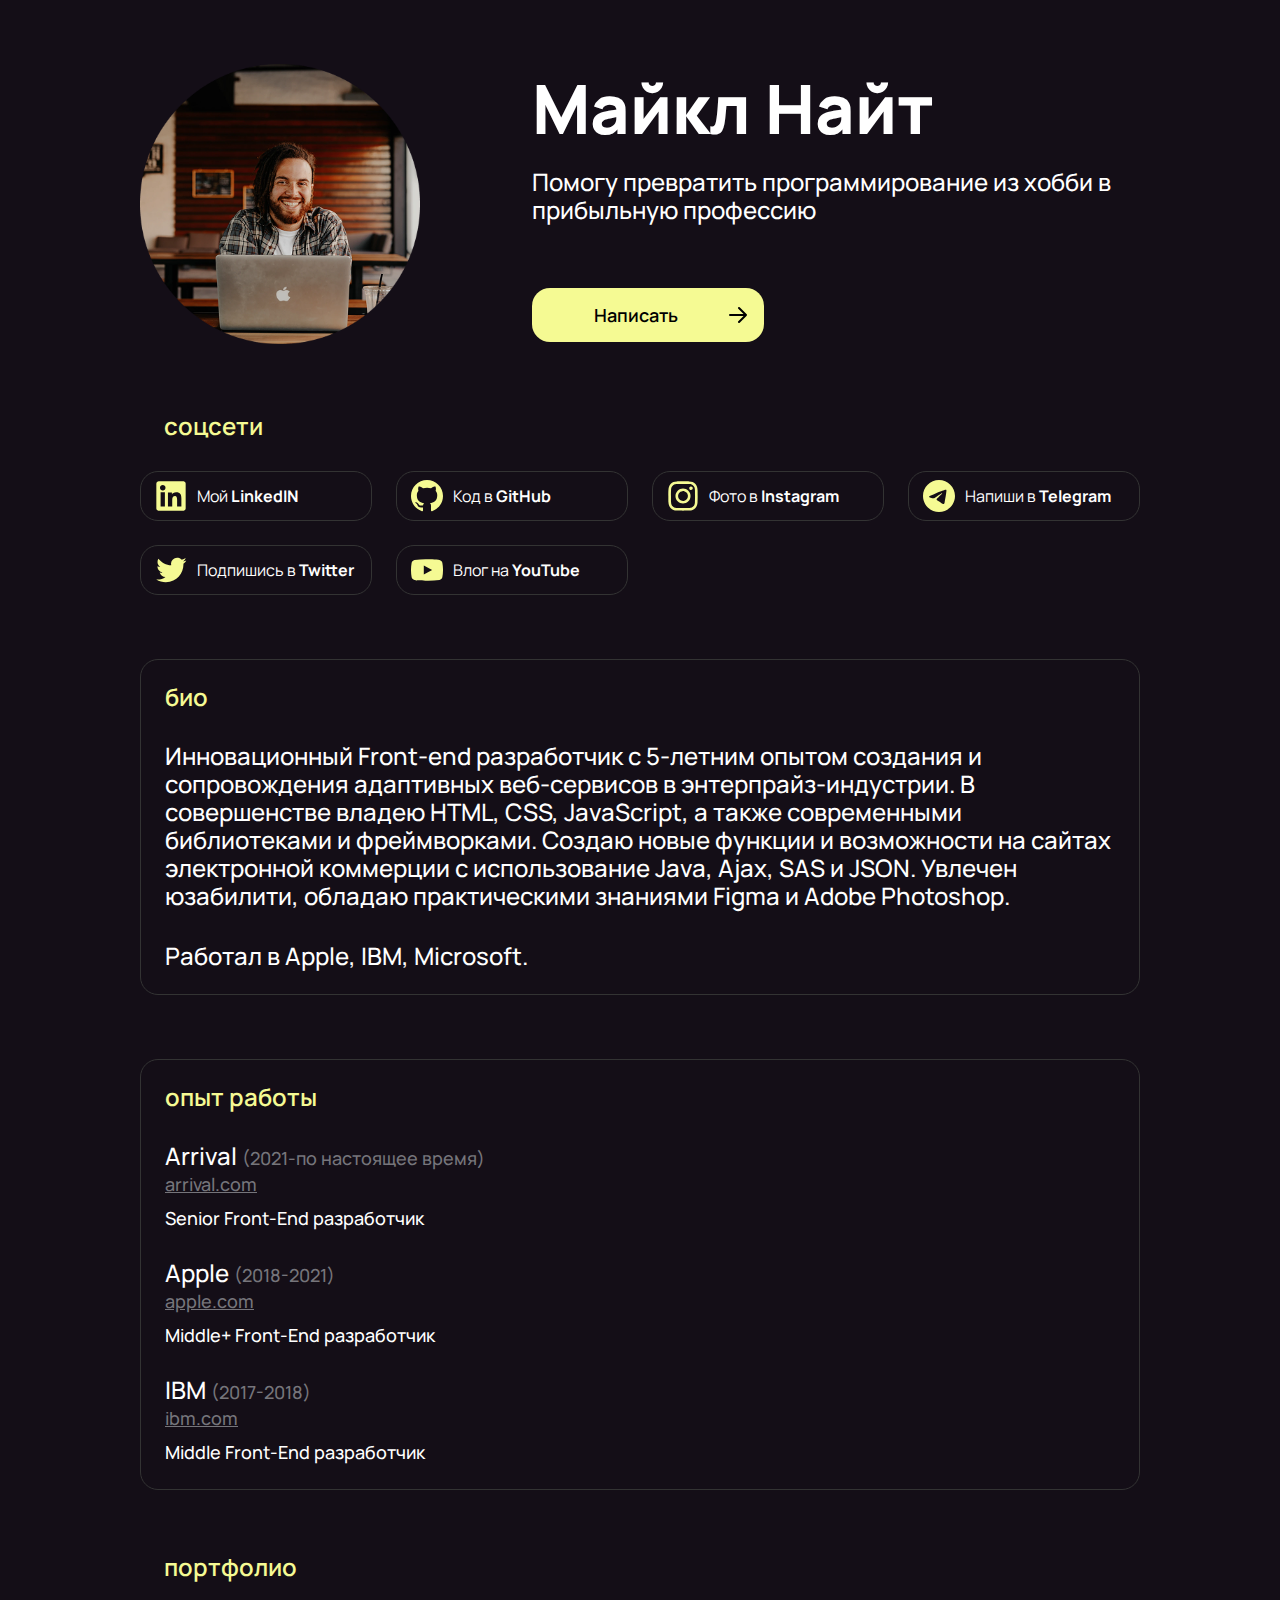
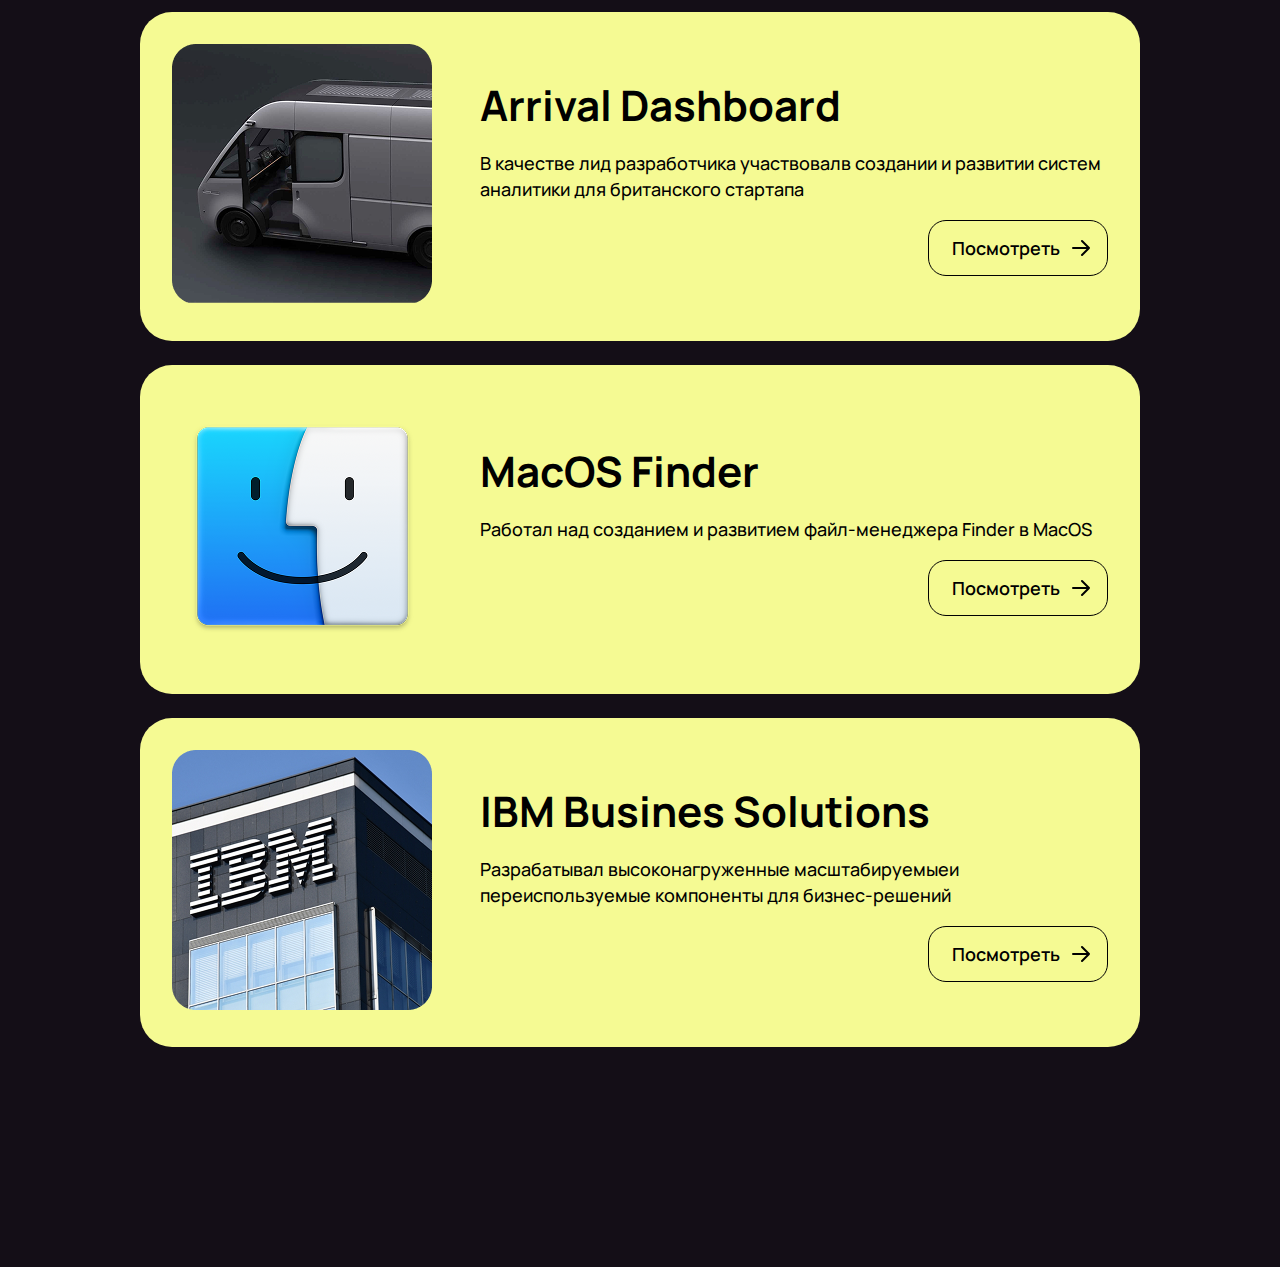
<file: index.html>
<!doctype html>
<html lang="ru">
<head>
    <meta charset="UTF-8">
    <meta name="viewport"
          content="width=device-width, user-scalable=no, initial-scale=1.0, maximum-scale=1.0, minimum-scale=1.0">
    <meta http-equiv="X-UA-Compatible" content="ie=edge">
    <link rel="stylesheet" href="styles.css" type="text/css"/>
    <link rel="preconnect" href="https://fonts.googleapis.com">
    <link rel="preconnect" href="https://fonts.gstatic.com" crossorigin>
    <link href="https://fonts.googleapis.com/css2?family=Manrope:wght@500..800&display=swap" rel="stylesheet">
    <title>My profile</title>
</head>
<body>
<main>
    <section>
        <div class="container">
            <div class="about-me">
                <div class="photo">
                    <img src="images/Avatar.png" alt="My photo" class="my-photo">
                </div>
                <div class="short-description">
                    <h1 class="my-name">Майкл Найт</h1>
                    <p class="description">Помогу превратить программирование из хобби в прибыльную профессию</p>
                    <a href="" class="write-action">
                        <span class="write-text">Написать</span>
                        <img src="icons/Vector.svg" alt="Arrow" class="write-icon">
                    </a>
                </div>
            </div>
        </div>
    </section>
    <section class="mt-64">
        <div class="container">
            <div class="socials">
                <h3 class="social-title">соцсети</h3>
                <div class="social-links">
                    <a href="" class="social-link main-border">
                        <img
                            src="icons/LinkedIN.svg"
                            alt="LinkedIN"
                            class="social-icon"
                        />
                        <span class="social-name">
                            <span class="hidden-480"> Мой </span>
                            <span class="bold">LinkedIN</span>
                        </span>
                    </a>
                    <a href="" class="social-link main-border">
                        <img
                            src="icons/GitHub.svg"
                            alt="Github"
                            class="social-icon"
                        />
                        <span class="social-name">
                            <span class="hidden-480">Код в</span>
                            <span class="bold">GitHub</span>
                        </span>
                    </a>
                    <a href="" class="social-link main-border">
                        <img
                            src="icons/Instagram.svg"
                            alt="Instagram"
                            class="social-icon"
                        />
                        <span class="social-name">
                            <span class="hidden-480">Фото в </span>
                            <span class="bold">Instagram</span>
                        </span>
                    </a>
                    <a href="" class="social-link main-border">
                        <img
                            src="icons/Telegram.svg"
                            alt="Telegram"
                            class="social-icon"
                        />
                        <span class="social-name">
                            <span class="hidden-480">Напиши в </span>
                            <span class="bold">Telegram</span>
                        </span>
                    </a>
                    <a href="" class="social-link main-border">
                        <img
                            src="icons/Twitter.svg"
                            alt="Twitter"
                            class="social-icon"
                        />
                        <span class="social-name">
                            <span class="hidden-480">Подпишись в </span>
                            <span class="bold">Twitter</span>
                        </span>
                    </a>
                    <a href="" class="social-link main-border">
                        <img
                            src="icons/Youtube.svg"
                            alt="Youtube"
                            class="social-icon"
                        />
                        <span class="social-name">
                            <span class="hidden-480">Влог на </span>
                            <span class="bold">YouTube</span>
                        </span>
                    </a>
                </div>
            </div>
        </div>
    </section>
    <section class="mt-64">
        <div class="container">
            <div class="bio main-border">
                <h3>био</h3>
                <p>
                    Инновационный Front-end разработчик с 5-летним опытом создания и сопровождения адаптивных
                    веб-сервисов в
                    энтерпрайз-индустрии. В совершенстве владею HTML, CSS, JavaScript, а также современными библиотеками
                    и
                    фреймворками. Создаю новые функции и возможности на сайтах электронной коммерции с использование
                    Java,
                    Ajax, SAS и JSON. Увлечен юзабилити, обладаю практическими знаниями Figma и Adobe Photoshop.
                </p>
                <p> Работал в Apple, IBM, Microsoft.</p>
            </div>
        </div>
    </section>
    <section class="mt-64">
        <div class="container">
            <div class="work-experience main-border">
                <h3>опыт работы</h3>
                <div class="job-list">
                    <div class="job">
                        <div class="company">
                            <span>Arrival</span>
                            <span class="period">(2021-по настоящее время)</span>
                        </div>
                        <div class="company-link">
                            <a href="arrival.com">arrival.com</a>
                        </div>
                        <div class="position">Senior Front-End разработчик</div>
                    </div>
                    <div class="job">
                        <div class="company">
                            <span>Apple</span>
                            <span class="period">(2018-2021)</span>
                        </div>
                        <div class="company-link">
                            <a href="apple.com">apple.com</a>
                        </div>
                        <div class="position">Middle+ Front-End разработчик</div>
                    </div>
                    <div class="job">
                        <div class="company">
                            <span>IBM</span>
                            <span class="period">(2017-2018)</span>
                        </div>
                        <div class="company-link">
                            <a href="ibm.com">ibm.com</a>
                        </div>
                        <div class="position">Middle Front-End разработчик</div>
                    </div>
                </div>
            </div>
        </div>
    </section>
    <section class="mt-64">
        <div class="container">
            <div class="portfolio">
                <h3 class="portfolio-title">портфолио</h3>
                <div class="items">
                    <div class="item">
                        <div class="project-photo">
                            <img src="images/ArrivalDashboard.png" alt="ArrivalDashboard">
                        </div>
                        <div class="project">
                            <h2 class="project-name">Arrival Dashboard</h2>
                            <p class="project-description">
                                В качестве лид разработчика участвовалв создании и развитии систем аналитики для
                                британского
                                стартапа
                            </p>
                            <div class="show-project">
                                <a href="" class="show-project">
                                    <span class="show-text">Посмотреть</span>
                                    <img src="icons/Vector.svg" alt="Arrow" class="show-icon">
                                </a>
                            </div>
                        </div>
                    </div>
                    <div class="item">
                        <div class="project-photo">
                            <img src="images/MacOS.png" alt="MacOS">
                        </div>
                        <div class="project">
                            <h2 class="project-name">MacOS Finder</h2>
                            <p class="project-description">
                                Работал над созданием и развитием файл-менеджера Finder в MacOS
                            </p>
                            <div class="show-project">
                                <a href="" class="show-project">
                                    <span class="show-text">Посмотреть</span>
                                    <img src="icons/Vector.svg" alt="Arrow" class="show-icon">
                                </a>
                            </div>
                        </div>
                    </div>
                    <div class="item">
                        <div class="project-photo">
                            <img src="images/IBM.png" alt="IBM">
                        </div>
                        <div class="project">
                            <h2 class="project-name">IBM Busines Solutions</h2>
                            <p class="project-description">
                                Разрабатывал высоконагруженные масштабируемыеи переиспользуемые компоненты для
                                бизнес-решений
                            </p>
                            <div class="show-project">
                                <a href="" class="show-project">
                                    <span class="show-text">Посмотреть</span>
                                    <img src="icons/Vector.svg" alt="Arrow" class="show-icon">
                                </a>
                            </div>
                        </div>
                    </div>
                </div>
            </div>
        </div>
    </section>
</main>
</body>
</html>
</file>
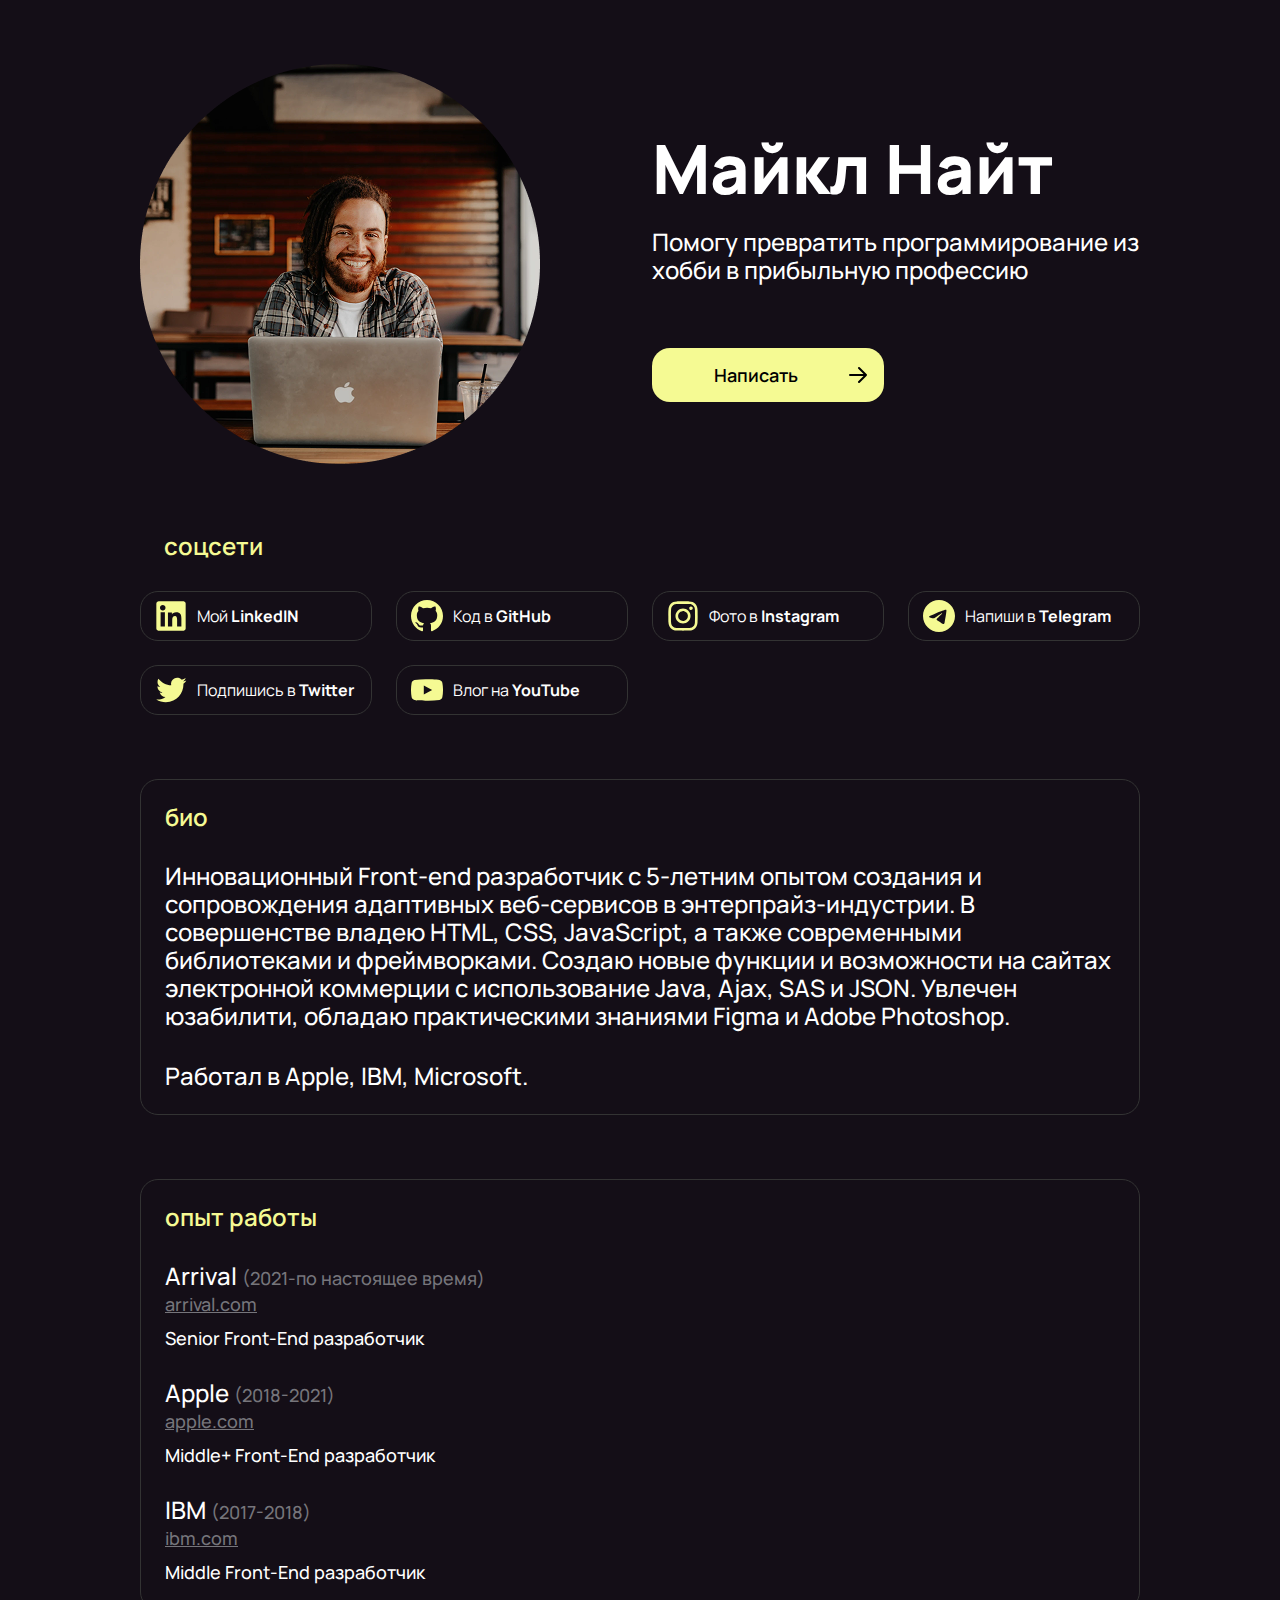
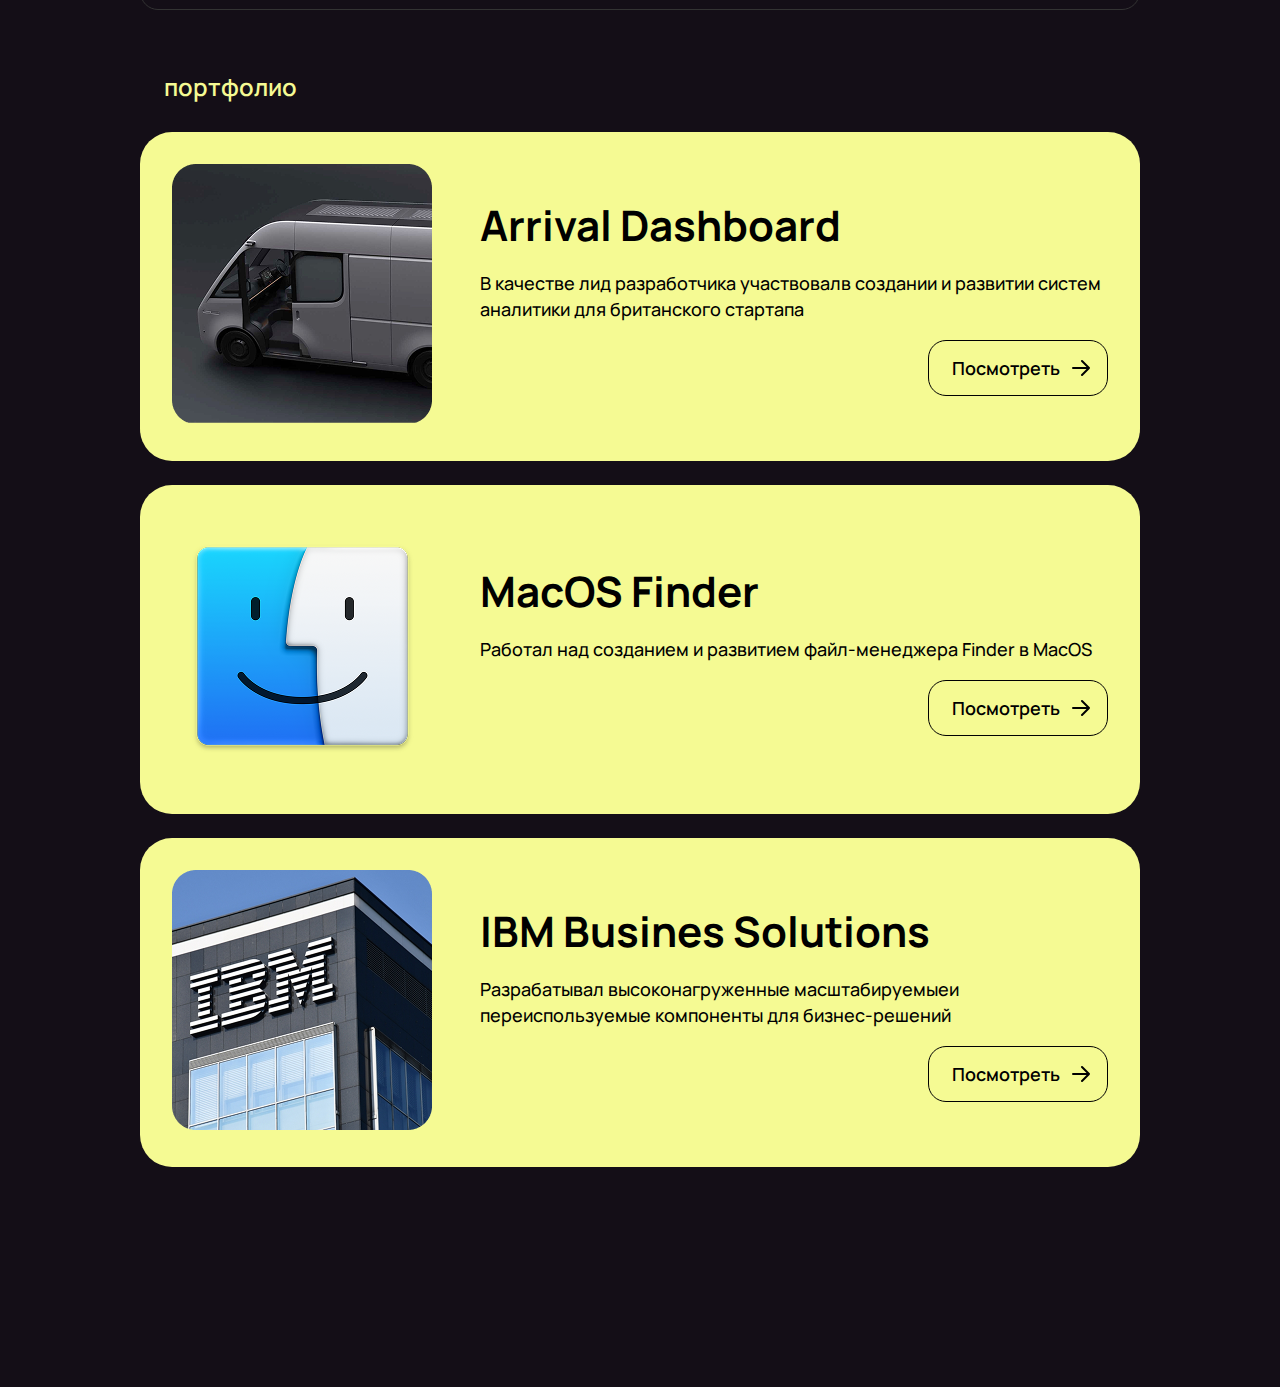
<file: .idea/index.html>
<!doctype html>
<html lang="ru">
<head>
    <meta charset="UTF-8">
    <meta name="viewport"
          content="width=device-width, user-scalable=no, initial-scale=1.0, maximum-scale=1.0, minimum-scale=1.0">
    <meta http-equiv="X-UA-Compatible" content="ie=edge">
    <link rel="stylesheet" href="./styles.css" type="text/css"/>
    <link rel="preconnect" href="https://fonts.googleapis.com">
    <link rel="preconnect" href="https://fonts.gstatic.com" crossorigin>
    <link href="https://fonts.googleapis.com/css2?family=Manrope:wght@500..800&display=swap" rel="stylesheet">
    <title>My profile</title>
</head>
<body>
<main>
    <section>
        <div class="container">
            <div class="about-me">
                <div class="photo">
                    <img src="./images/Avatar.png" alt="My photo">
                </div>
                <div class="short-description">
                    <h1 class="my-name">Майкл Найт</h1>
                    <p class="description">Помогу превратить программирование из хобби в прибыльную профессию</p>
                    <a href="" class="write-action">
                        <span class="write-text">Написать</span>
                        <img src="./icons/Vector.svg" alt="Arrow" class="write-icon">
                    </a>
                </div>
            </div>
        </div>
    </section>
    <section class="mt-64">
        <div class="container">
            <div class="socials">
                <h3 class="social-title">соцсети</h3>
                <div class="social-links">
                    <a href="" class="social-link main-border">
                        <img src="./icons/LinkedIN.svg" alt="LinkedIN" class="social-icon">
                        <span class="social-name">Мой <span class="bold">LinkedIN</span></span>
                    </a>
                    <a href="" class="social-link main-border">
                        <img src="./icons/GitHub.svg" alt="Github" class="social-icon">
                        <span class="social-name">Код в <span class="bold">GitHub</span></span>
                    </a>
                    <a href="" class="social-link main-border">
                        <img src="./icons/Instagram.svg" alt="Instagram" class="social-icon">
                        <span class="social-name">Фото в <span class="bold">Instagram</span></span>
                    </a>
                    <a href="" class="social-link main-border">
                        <img src="./icons/Telegram.svg" alt="Telegram" class="social-icon">
                        <span class="social-name">Напиши в <span class="bold">Telegram</span></span>
                    </a>
                    <a href="" class="social-link main-border">
                        <img src="./icons/Twitter.svg" alt="Twitter" class="social-icon">
                        <span class="social-name">Подпишись в <span class="bold">Twitter</span></span>
                    </a>
                    <a href="" class="social-link main-border">
                        <img src="./icons/Youtube.svg" alt="Youtube" class="social-icon">
                        <span class="social-name">Влог на <span class="bold">YouTube</span></span>
                    </a>
                </div>
            </div>
        </div>
    </section>
    <section class="mt-64">
        <div class="container">
            <div class="bio main-border">
                <h3>био</h3>
                <p>
                    Инновационный Front-end разработчик с 5-летним опытом создания и сопровождения адаптивных
                    веб-сервисов в
                    энтерпрайз-индустрии. В совершенстве владею HTML, CSS, JavaScript, а также современными библиотеками
                    и
                    фреймворками. Создаю новые функции и возможности на сайтах электронной коммерции с использование
                    Java,
                    Ajax, SAS и JSON. Увлечен юзабилити, обладаю практическими знаниями Figma и Adobe Photoshop.
                </p>
                <p> Работал в Apple, IBM, Microsoft.</p>
            </div>
        </div>
    </section>
    <section class="mt-64">
        <div class="container">
            <div class="work-experience main-border">
                <h3>опыт работы</h3>
                <div class="job-list">
                    <div class="job">
                        <div class="company">
                            <span>Arrival</span>
                            <span class="period">(2021-по настоящее время)</span>
                        </div>
                        <div class="company-link">
                            <a href="arrival.com">arrival.com</a>
                        </div>
                        <div class="position">Senior Front-End разработчик</div>
                    </div>
                    <div class="job">
                        <div class="company">
                            <span>Apple</span>
                            <span class="period">(2018-2021)</span>
                        </div>
                        <div class="company-link">
                            <a href="apple.com">apple.com</a>
                        </div>
                        <div class="position">Middle+ Front-End разработчик</div>
                    </div>
                    <div class="job">
                        <div class="company">
                            <span>IBM</span>
                            <span class="period">(2017-2018)</span>
                        </div>
                        <div class="company-link">
                            <a href="ibm.com">ibm.com</a>
                        </div>
                        <div class="position">Middle Front-End разработчик</div>
                    </div>
                </div>
            </div>
        </div>
    </section>
    <section class="mt-64">
        <div class="container">
            <div class="portfolio">
                <h3 class="portfolio-title">портфолио</h3>
                <div class="items">
                    <div class="item">
                        <div class="project-photo">
                            <img src="./images/ArrivalDashboard.png" alt="ArrivalDashboard">
                        </div>
                        <div class="project">
                            <h2 class="project-name">Arrival Dashboard</h2>
                            <p class="project-description">
                                В качестве лид разработчика участвовалв создании и развитии систем аналитики для
                                британского
                                стартапа
                            </p>
                            <div class="show-project">
                                <a href="" class="show-project">
                                    <span class="show-text">Посмотреть</span>
                                    <img src="./icons/Vector.svg" alt="Arrow" class="show-icon">
                                </a>
                            </div>
                        </div>
                    </div>
                    <div class="item">
                        <div class="project-photo">
                            <img src="./images/MacOS.png" alt="MacOS">
                        </div>
                        <div class="project">
                            <h2 class="project-name">MacOS Finder</h2>
                            <p class="project-description">
                                Работал над созданием и развитием файл-менеджера Finder в MacOS
                            </p>
                            <div class="show-project">
                                <a href="" class="show-project">
                                    <span class="show-text">Посмотреть</span>
                                    <img src="./icons/Vector.svg" alt="Arrow" class="show-icon">
                                </a>
                            </div>
                        </div>
                    </div>
                    <div class="item">
                        <div class="project-photo">
                            <img src="./images/IBM.png" alt="IBM">
                        </div>
                        <div class="project">
                            <h2 class="project-name">IBM Busines Solutions</h2>
                            <p class="project-description">
                                Разрабатывал высоконагруженные масштабируемыеи переиспользуемые компоненты для
                                бизнес-решений
                            </p>
                            <div class="show-project">
                                <a href="" class="show-project">
                                    <span class="show-text">Посмотреть</span>
                                    <img src="./icons/Vector.svg" alt="Arrow" class="show-icon">
                                </a>
                            </div>
                        </div>
                    </div>
                </div>
            </div>
        </div>
    </section>
</main>
</body>
</html>
</file>
<file: styles.css>
* {
    font-family: Manrope;
    box-sizing: border-box;
}

body {
    margin: 0;
    background-color: #140E17;
    padding: 64px 20px 220px 20px;
}

h1, h2, h3, h4, h5, h6, p {
    margin: 0;
}

h3 {
    font-weight: 600;
    font-size: 24px;
    line-height: 26px;
    letter-spacing: 0px;
    color: #F5FA93;
}

.social-title {
    margin-left: 24px;
}

.mt-64 {
    margin-top: 64px;
}

.main-border {
    border: 1px solid #333333;
    border-radius: 18px;
}

.container {
    max-width: 1000px;
    width: 100%;
    margin: 0 auto;
}

.about-me {
    display: flex;
    align-items: center;
    gap: 112px
}

.my-photo {
    max-width: 400px;
    width: 100%;
}

.short-description {
    display: flex;
    flex-direction: column;
    gap: 22px;
    color: #FFFFFF;
}

.write-text {
    max-width: 172px;
    width: 100%;
    text-align: center;
    font-weight: 600;
    font-size: 18px;
    line-height: 100%;
}

.my-name {
    font-weight: 800;
    font-size: 68px;
    line-height: 75px;
}

.description {
    font-weight: 500;
    font-size: 24px;
    line-height: 28px;
}

.write-action {
    display: flex;
    justify-content: space-around;
    padding: 18px 14px;
    margin-top: 42px;
    background: #F5FA93;
    max-width: 232px;
    border-radius: 18px;
    text-align: center;
    text-decoration: none;
    color: black;
}

.social-links {
    margin: 32px 0 0 0;
    display: flex;
    gap: 24px;
    flex-wrap: wrap;
}

.social-link {
    padding: 8px 14px;
    display: flex;
    gap: 10px;
    align-items: center;
    color: #FFFFFF;
    text-decoration: none;
    max-width: 232px;
    width: 100%;
}

.bold {
    font-weight: 700;
    font-size: 16px;
    text-align: center;
}

.bio {
    color: white;
    padding: 24px;
    display: flex;
    flex-direction: column;
    gap: 32px;
}

.bio p {
    font-weight: 500;
    font-size: 24px;
    line-height: 28px;
    letter-spacing: 0px;
}

.work-experience {
    color: white;
    padding: 24px;
    display: flex;
    flex-direction: column;
    gap: 32px;
}

.job-list {
    display: flex;
    flex-direction: column;
    gap: 28px;
}

.company {
    font-weight: 500;
    font-size: 24px;
    line-height: 28px;
}

.company .period {
    font-weight: 500;
    font-size: 18px;
    line-height: 26px;
    color: #76757B;
}

.company-link a {
    font-weight: 500;
    font-size: 18px;
    line-height: 26px;
    color: #76757B;
}

.job .position {
    margin-top: 8px;
    font-weight: 500;
    font-size: 18px;
    line-height: 26px;
}

.portfolio {
    display: flex;
    flex-direction: column;
    gap: 32px;
}

.portfolio-title {
    margin-left: 24px;
}

.portfolio .items {
    display: flex;
    flex-direction: column;
    gap: 24px;
}

.portfolio .items .item {
    display: flex;
    gap: 48px;
    color: #000000;
    background: #F5FA93;
    align-items: center;
    border-radius: 32px;
    padding: 32px;
}

.project {
    display: flex;
    flex-direction: column;
    gap: 18px;
    max-width: 628px;
    width: 100%;
}

.project .project-name {
    font-weight: 700;
    font-size: 42px;
    line-height: 54px;
}

.project .project-description {
    font-weight: 500;
    font-size: 18px;
    line-height: 26px;
}

.show-project {
    display: flex;
    justify-content: flex-end;
}

.show-project a {
    display: flex;
    justify-content: space-around;
    max-width: 180px;
    width: 100%;
    text-align: center;
    padding: 18px 14px;
    border: 1px solid #000000;
    border-radius: 18px;
    font-size: 18px;
    font-weight: 600;
    line-height: 100%;
    text-decoration: none;
}

.show-text {
    max-width: 120px;
    width: 100%;
    font-weight: 600;
    font-size: 18px;
    line-height: 100%;
    text-align: center;
    color: #000000;
}

@media screen and (max-width: 768px) {
    .about-me {
        gap: 56px;
    }

    .short-description {
        max-width: 352px;
    }

    .social-link {
        max-width: 352px;
        flex: 1;
        flex-basis: 200px;
    }

    .project-photo {
        max-width: 260px;
        flex-basis: 260px;
    }

    .project-photo img {
        width: 100%;
    }

    .project {
        flex: 1;
    }
}

@media screen and (max-width: 480px) {
    .about-me {
        flex-direction: column;
    }

    .social-link {
        flex-basis: 150px;
    }

    .portfolio .items .item {
        flex-direction: column;
        gap: 24px;
    }

    .project-photo {
        flex-basis: auto;
    }

    .hidden-480 {
        display: none;
    }
}
</file>
<file: .idea/styles.css>
* {
    font-family: Manrope;
    box-sizing: border-box;
}

body {
    margin: 0;
    background-color: #140E17;
    padding: 64px 20px 220px 20px;
}

h1, h2, h3, h4, h5, h6, p {
    margin: 0;
}

h3 {
    font-weight: 600;
    font-size: 24px;
    line-height: 26px;
    letter-spacing: 0px;
    color: #F5FA93;
}

.social-title {
    margin-left: 24px;
}

.mt-64 {
    margin-top: 64px;
}

.main-border {
    border: 1px solid #333333;
    border-radius: 18px;
}

.container {
    max-width: 1000px;
    width: 100%;
    margin: 0 auto;
}

.about-me {
    display: flex;
    align-items: center;
    gap: 112px
}

.short-description {
    display: flex;
    flex-direction: column;
    gap: 22px;
    color: #FFFFFF;
}

.write-text {
    max-width: 172px;
    width: 100%;
    text-align: center;
    font-weight: 600;
    font-size: 18px;
    line-height: 100%;
}

.my-name {
    font-weight: 800;
    font-size: 68px;
    line-height: 75px;
}

.description {
    font-weight: 500;
    font-size: 24px;
    line-height: 28px;
}

.write-action {
    display: flex;
    justify-content: space-around;
    padding: 18px 14px;
    margin-top: 42px;
    background: #F5FA93;
    max-width: 232px;
    border-radius: 18px;
    text-align: center;
    text-decoration: none;
    color: black;
}

.social-links {
    margin: 32px 0 0 0;
    display: flex;
    gap: 24px;
    flex-wrap: wrap;
}

.social-link {
    padding: 8px 14px;
    display: flex;
    gap: 10px;
    align-items: center;
    color: #FFFFFF;
    text-decoration: none;
    max-width: 232px;
    width: 100%;
}

.bold {
    font-weight: 700;
    font-size: 16px;
    text-align: center;
}

.bio {
    color: white;
    padding: 24px;
    display: flex;
    flex-direction: column;
    gap: 32px;
}

.bio p {
    font-weight: 500;
    font-size: 24px;
    line-height: 28px;
    letter-spacing: 0px;
}

.work-experience {
    color: white;
    padding: 24px;
    display: flex;
    flex-direction: column;
    gap: 32px;
}

.job-list {
    display: flex;
    flex-direction: column;
    gap: 28px;
}

.company {
    font-weight: 500;
    font-size: 24px;
    line-height: 28px;
}

.company .period {
    font-weight: 500;
    font-size: 18px;
    line-height: 26px;
    color: #76757B;
}

.company-link a {
    font-weight: 500;
    font-size: 18px;
    line-height: 26px;
    color: #76757B;
}

.job .position {
    margin-top: 8px;
    font-weight: 500;
    font-size: 18px;
    line-height: 26px;
}

.portfolio {
    display: flex;
    flex-direction: column;
    gap: 32px;
}

.portfolio-title {
    margin-left: 24px;
}

.portfolio .items {
    display: flex;
    flex-direction: column;
    gap: 24px;
}

.portfolio .items .item {
    display: flex;
    gap: 48px;
    color: #000000;
    background: #F5FA93;
    align-items: center;
    border-radius: 32px;
    padding: 32px;
}

.project {
    display: flex;
    flex-direction: column;
    gap: 18px;
    max-width: 628px;
    width: 100%;
}

.project .project-name {
    font-weight: 700;
    font-size: 42px;
    line-height: 54px;
}

.project .project-description {
    font-weight: 500;
    font-size: 18px;
    line-height: 26px;
}

.show-project {
    display: flex;
    justify-content: flex-end;
}

.show-project a {
    display: flex;
    justify-content: space-around;
    max-width: 180px;
    width: 100%;
    text-align: center;
    padding: 18px 14px;
    border: 1px solid #000000;
    border-radius: 18px;
    font-size: 18px;
    font-weight: 600;
    line-height: 100%;
    text-decoration: none;
}

.show-text {
    max-width: 120px;
    width: 100%;
    font-weight: 600;
    font-size: 18px;
    line-height: 100%;
    text-align: center;
    color: #000000;
}
</file>
